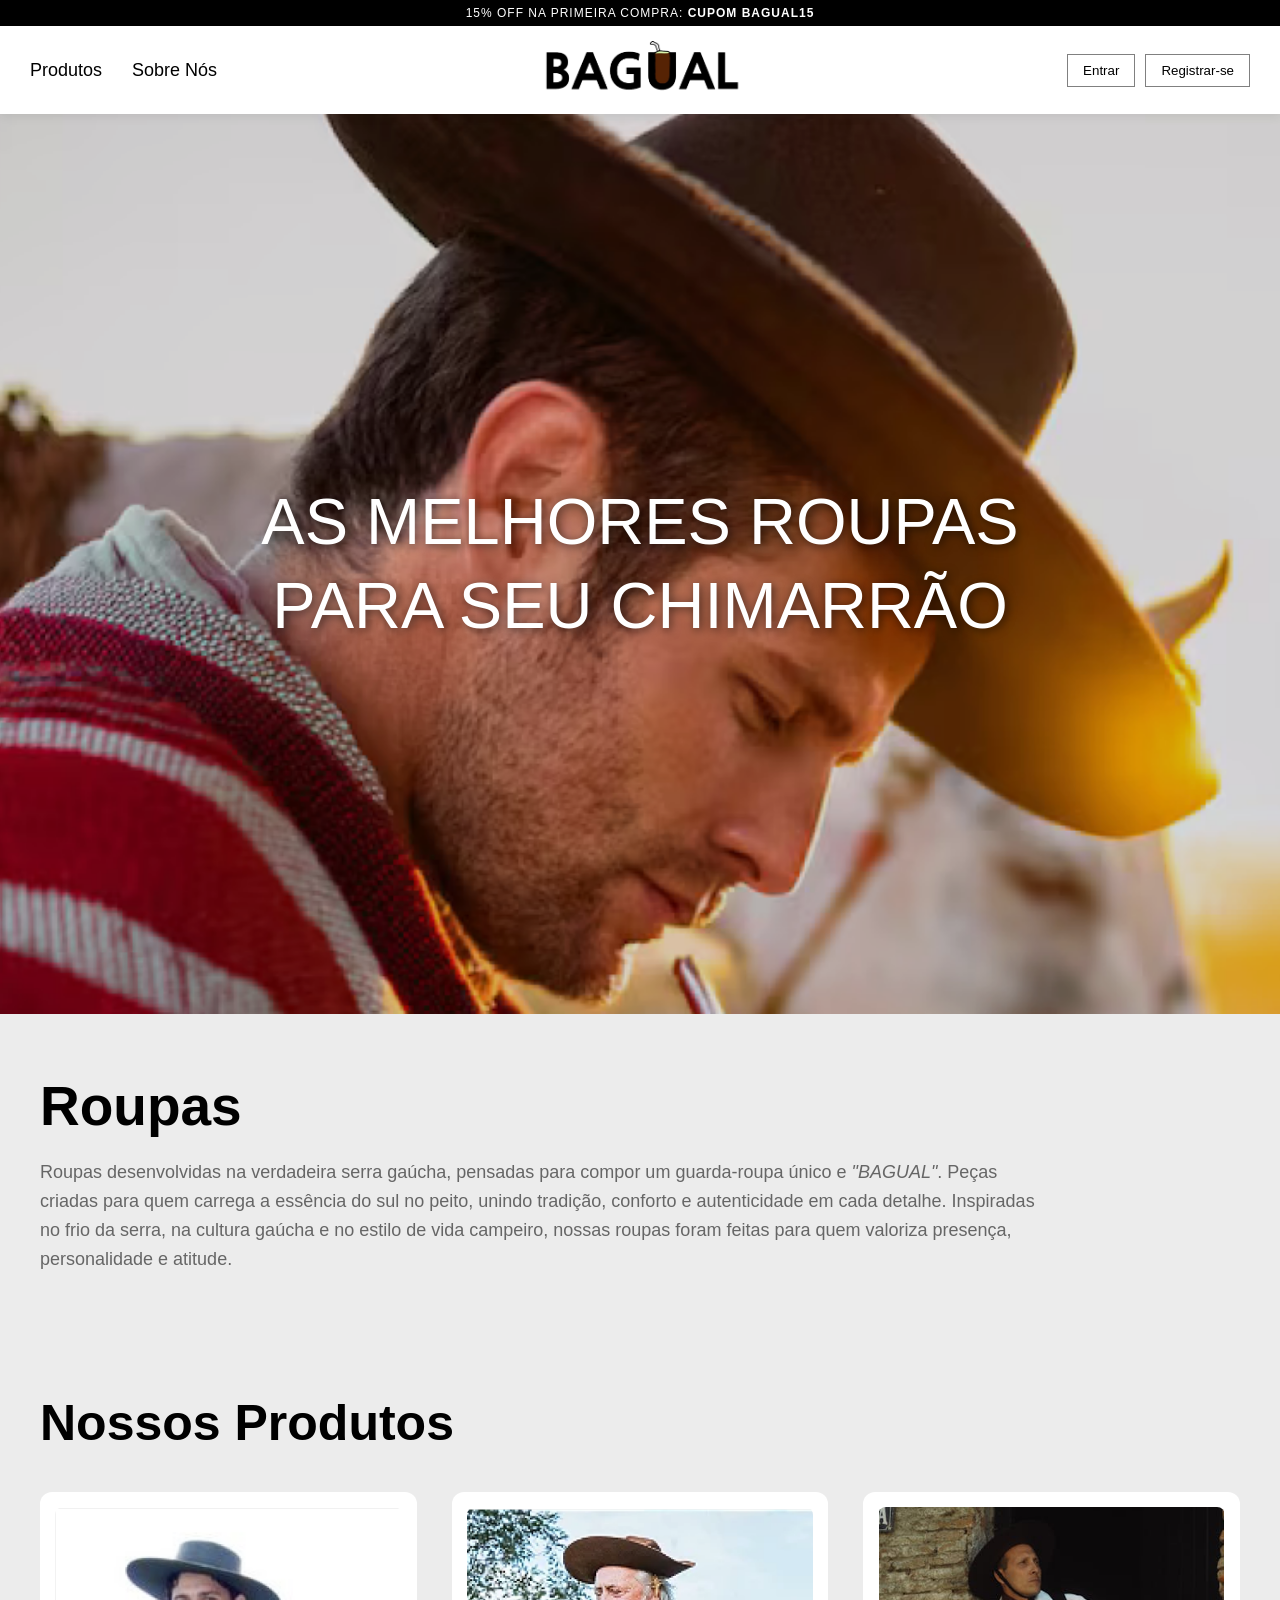
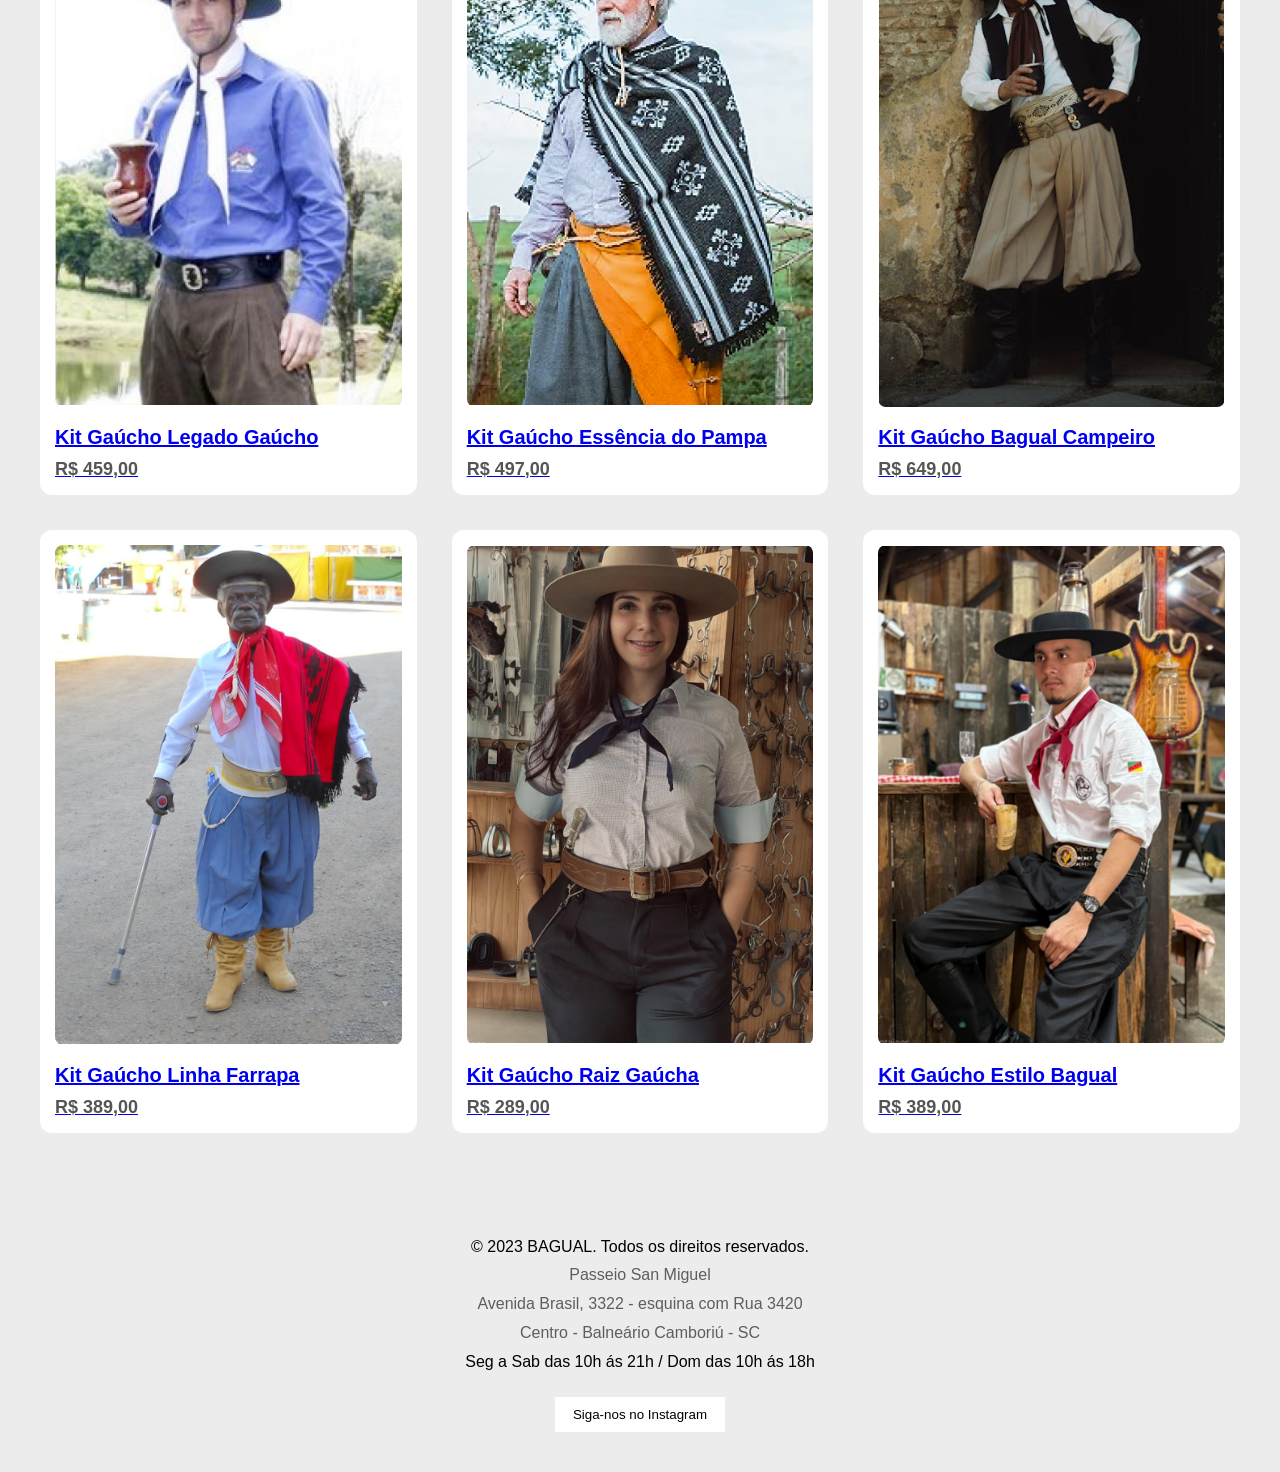
<file: index.html>
<!DOCTYPE html>
<html lang="pt-BR">

<head>
    <meta charset="UTF-8">
    <meta name="viewport" content="width=device-width, initial-scale=1.0">
    <title>BAGUAL</title>
    <link rel="stylesheet" href="style.css">
</head>

<body>

    <!--cupom-->
    <div class="top-bar">
        <p>15% OFF NA PRIMEIRA COMPRA: <strong>CUPOM BAGUAL15</strong></p>
    </div>

    <!--navbar-->
    <header>
        <nav class="navbar">

            <div class="menu-left">
                <a href="#produtos">Produtos</a>
                <a href="#sobrenos">Sobre Nós</a>
            </div>

            <!--logo-->
            <a href="index.html" class="logo">
                <img src="Assets/main/bagual.png" alt="Logo da Bagual" style="width: 200px; height: auto;">
            </a>

            <!--menu login-->
            <div class="menu-right">

                <div class="login">
                    <button>
                        <a href="login/login.html">Entrar</a>
                    </button>
                </div>

                <div class="register">
                    <button>
                        <a href="registro/registro.html">Registrar-se</a>
                    </button>
                </div>

            </div>

        </nav>
    </header>

    <!--banner-->
    <section class="banner">

        <div class="overlay">
            <h1>
                AS MELHORES ROUPAS <br>
                PARA SEU CHIMARRÃO
            </h1>
        </div>

    </section>

    <!--texto roupas-->
    <section class="content" id="sobre">

        <h2>Roupas</h2>

        <p>
            Roupas desenvolvidas na verdadeira serra gaúcha,
            pensadas para compor um guarda-roupa único e
            <i>"BAGUAL"</i>. Peças criadas para quem carrega a essência
            do sul no peito, unindo tradição, conforto e autenticidade
            em cada detalhe. Inspiradas no frio da serra, na cultura
            gaúcha e no estilo de vida campeiro, nossas roupas foram
            feitas para quem valoriza presença, personalidade e atitude.
        </p>

    </section>

    <!--produtos-->
    <section class="produtos" id="produtos">

        <h2>Nossos Produtos</h2>

        <div class="produtos-grid">

            <!--produto 1-->
            <div class="produto-card">
                <a href="produtos/produto1/index.html">
                <img src="Assets/produtos/PRODUTO 1.png" alt="Kit Gaúcho Legado Gaúcho">
                <h3>Kit Gaúcho Legado Gaúcho</h3>
                <p>R$ 459,00</p>
                </a>
            </div>

            <!--produto 2-->
            <div class="produto-card">
                <a href="produtos/produto2/index.html">
                    <img src="Assets/produtos/PRODUTO 2.png" alt="Kit Gaúcho Essência do Pampa">
                    <h3>Kit Gaúcho Essência do Pampa</h3>
                    <p>R$ 497,00</p>
                </a>
            </div>

            <!--produto 3-->
            <div class="produto-card">
                <a href="produtos/produto3/index.html">
                    <img src="Assets/produtos/PRODUTO 3.png" alt="Kit Gaúcho Bagual Campeiro">
                    <h3>Kit Gaúcho Bagual Campeiro</h3>
                    <p>R$ 649,00</p>
                </a>
            </div>

            <!--produto 4-->
            <div class="produto-card">
                <a href="produtos/produto4/index.html">
                    <img src="Assets/produtos/PRODUTO 4.png" alt="Kit Gaúcho Linha Farrapa">
                    <h3>Kit Gaúcho Linha Farrapa</h3>
                    <p>R$ 389,00</p>
                </a>
            </div>

            <!--produto 5-->
            <div class="produto-card">
                <a href="produtos/produto5/index.html">
                    <img src="Assets/produtos/PRODUTO 5.png" alt="Kit Gaúcho Raiz Gaúcha">
                    <h3>Kit Gaúcho Raiz Gaúcha</h3>
                    <p>R$ 289,00</p>
                </a>
            </div>

            <!--produto 6-->
            <div class="produto-card">
                <a href="produtos/produto6/index.html">
                    <img src="Assets/produtos/PRODUTO 6.png" alt="Kit Gaúcho Estilo Bagual">
                    <h3>Kit Gaúcho Estilo Bagual</h3>
                    <p>R$ 389,00</p>
                </a>
            </div>

        </div>

    </section>

    <!--footer-->
    <footer>

        <p id="sobrenos">
            &copy; 2023 BAGUAL. Todos os direitos reservados.
        </p>

        <p style="opacity: 60%;">
            Passeio San Miguel
        </p>

        <p style="opacity: 60%;">
            Avenida Brasil, 3322 - esquina com Rua 3420
        </p>

        <p style="opacity: 60%;">
            Centro - Balneário Camboriú - SC
        </p>

        <p>
            Seg a Sab das 10h ás 21h / Dom das 10h ás 18h
        </p>

        <button>
            <a href="https://www.instagram.com/bagual.gaucho/" target="_blank">
                Siga-nos no Instagram
            </a>
        </button>

    </footer>

</body>

</html>
</file>
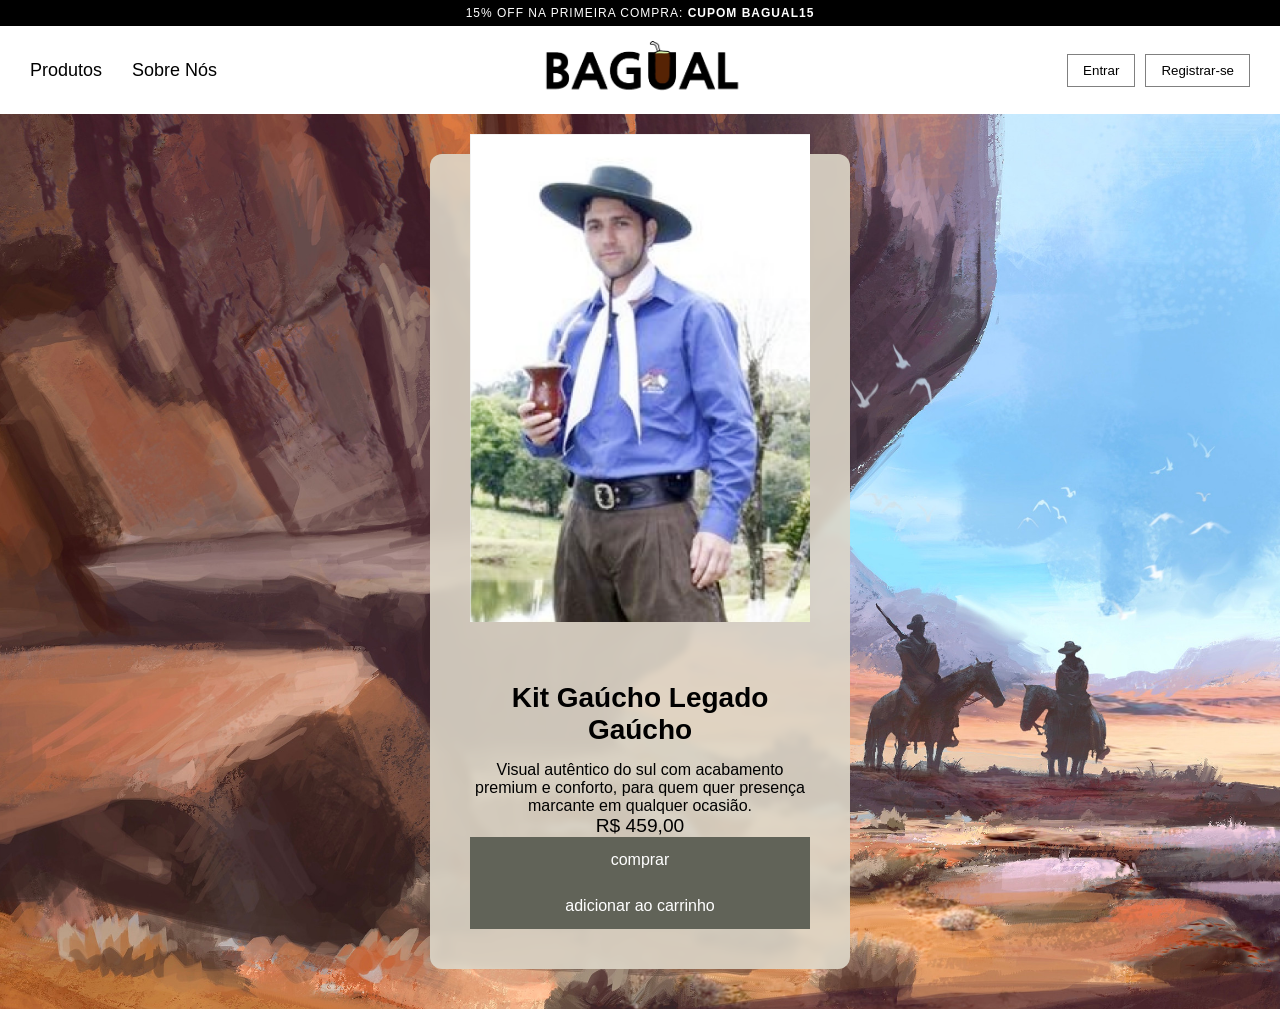
<file: produtos/produto1/index.html>
<!DOCTYPE html>
<html lang="pt-BR">

<head>
    <meta charset="UTF-8">
    <meta name="viewport" content="width=device-width, initial-scale=1.0">
    <title>Produto - BAGUAL</title>

    <link rel="stylesheet" href="style.css">
</head>

<body>

    <!--cupom-->
    <div class="top-bar">
        <p>
            15% OFF NA PRIMEIRA COMPRA:
            <strong>CUPOM BAGUAL15</strong>
        </p>
    </div>

    <!--navbar-->
    <header>
        <nav class="navbar">

            <div class="menu-left">
                <a href="../../index.html#produtos">Produtos</a>
                <a href="../../index.html#sobrenos">Sobre Nós</a>
            </div>

            <!--logo-->
            <a href="../../index.html" class="logo">
                <img src="../../Assets/main/bagual.png"
                    alt="Logo da Bagual"
                    style="width: 200px; height: auto;">
            </a>

            <!--menu direito-->
            <div class="menu-right">

                <a href="../../login/login.html">
                    <button>Entrar</button>
                </a>

                <a href="../../registro/registro.html">
                    <button>Registrar-se</button>
                </a>

            </div>

        </nav>
    </header>

    <!--produto-->
    <main class="produto-container">

        <div class="produto-card">

            <img src="../../Assets/produtos/PRODUTO 1.png"
                alt="Kit Gaúcho Legado Gaúcho">

            <div class="produto-card-texto">

                <h3>Kit Gaúcho Legado Gaúcho</h3>

                <p>
                    Visual autêntico do sul com acabamento premium
                    e conforto, para quem quer presença marcante
                    em qualquer ocasião.
                </p>

                <p style="font-size: larger;">
                    R$ 459,00
                </p>

            </div>

            <div class="produto-card-buttons">

                <button class="card-btn">
                    comprar
                </button>

                <button class="card-btn">
                    adicionar ao carrinho
                </button>

            </div>

        </div>

    </main>

</body>

</html>
</file>
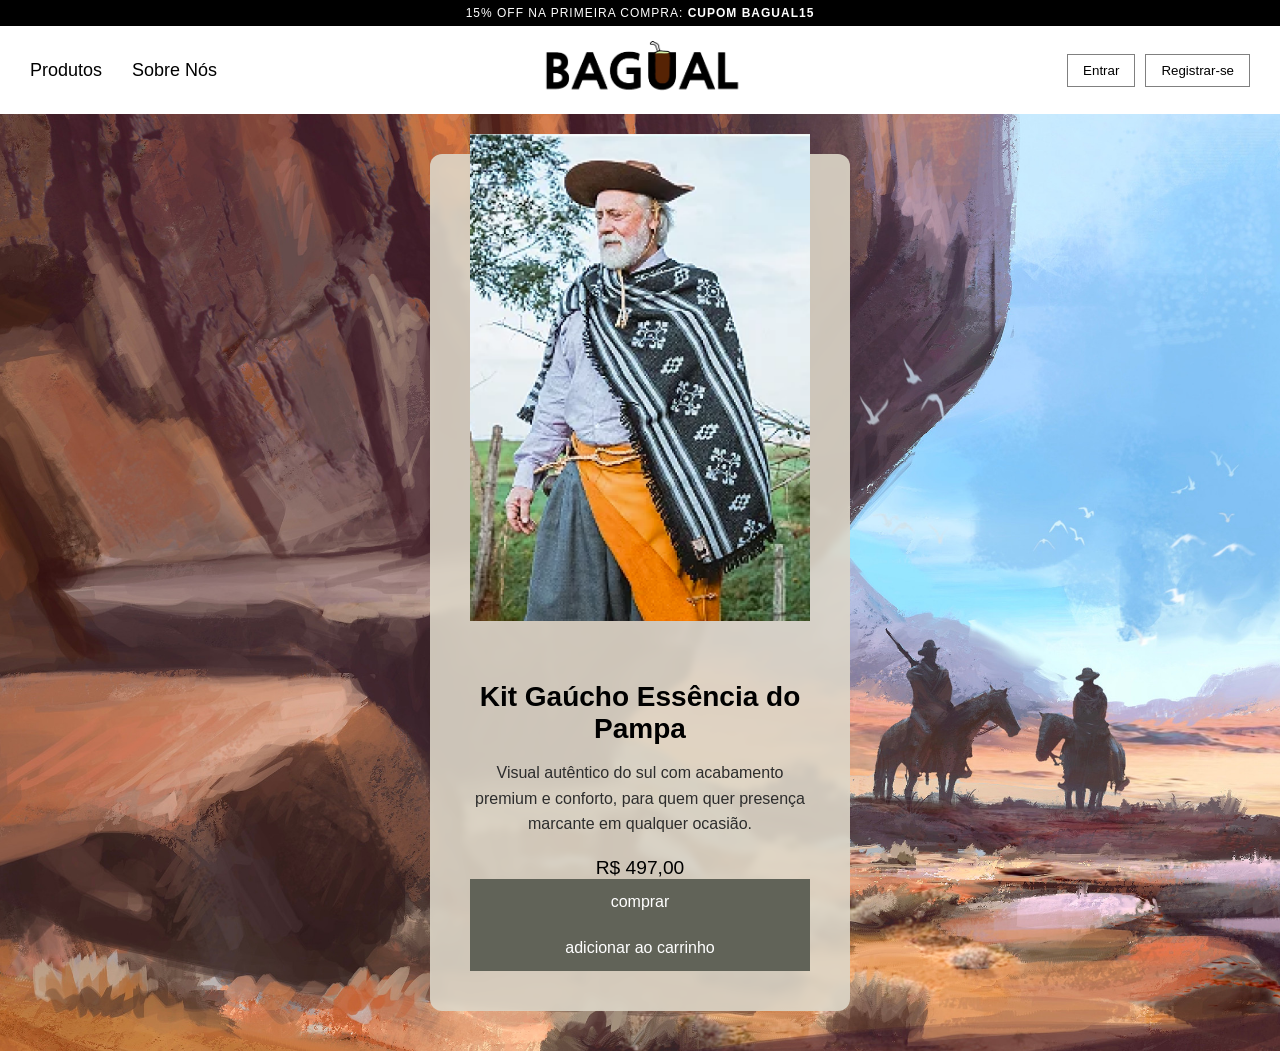
<file: produtos/produto2/index.html>
<!DOCTYPE html>
<html lang="pt-BR">

<head>
    <meta charset="UTF-8">
    <meta name="viewport" content="width=device-width, initial-scale=1.0">
    <title>Produto - BAGUAL</title>

    <link rel="stylesheet" href="style.css">
</head>

<body>

    <!--cupom-->
    <div class="top-bar">
        <p>
            15% OFF NA PRIMEIRA COMPRA:
            <strong>CUPOM BAGUAL15</strong>
        </p>
    </div>

    <!--navbar-->
    <header>
        <nav class="navbar">

            <div class="menu-left">
                <a href="../../index.html#produtos">Produtos</a>
                <a href="../../index.html#sobrenos">Sobre Nós</a>
            </div>

            <!--logo-->
            <a href="../../index.html" class="logo">
                <img src="../../Assets/main/bagual.png"
                    alt="Logo da Bagual"
                    style="width: 200px; height: auto;">
            </a>

            <!--menu direito-->
            <div class="menu-right">

                <button>
                    <a href="../../login/login.html">Entrar</a>
                </button>

                <a href="../../registro/registro.html">
                    <button>Registrar-se</button>
                </a>
                
            </div>

        </nav>
    </header>

    <!--produto-->
    <main class="produto-container">

        <div class="produto-card">

            <img src="../../Assets/produtos/PRODUTO 2.png"
                alt="Kit Gaúcho Essência do Pampa">

            <div class="produto-card-texto">

                <h3>Kit Gaúcho Essência do Pampa</h3>

                <a>
                    Visual autêntico do sul com acabamento premium
                    e conforto, para quem quer presença marcante
                    em qualquer ocasião.
                </a>

                <p style="font-size: larger;">
                    R$ 497,00
                </p>

            </div>

            <div class="produto-card-buttons">

                <button class="card-btn">
                    comprar
                </button>

                <button class="card-btn">
                    adicionar ao carrinho
                </button>

            </div>

        </div>

    </main>

</body>

</html>
</file>
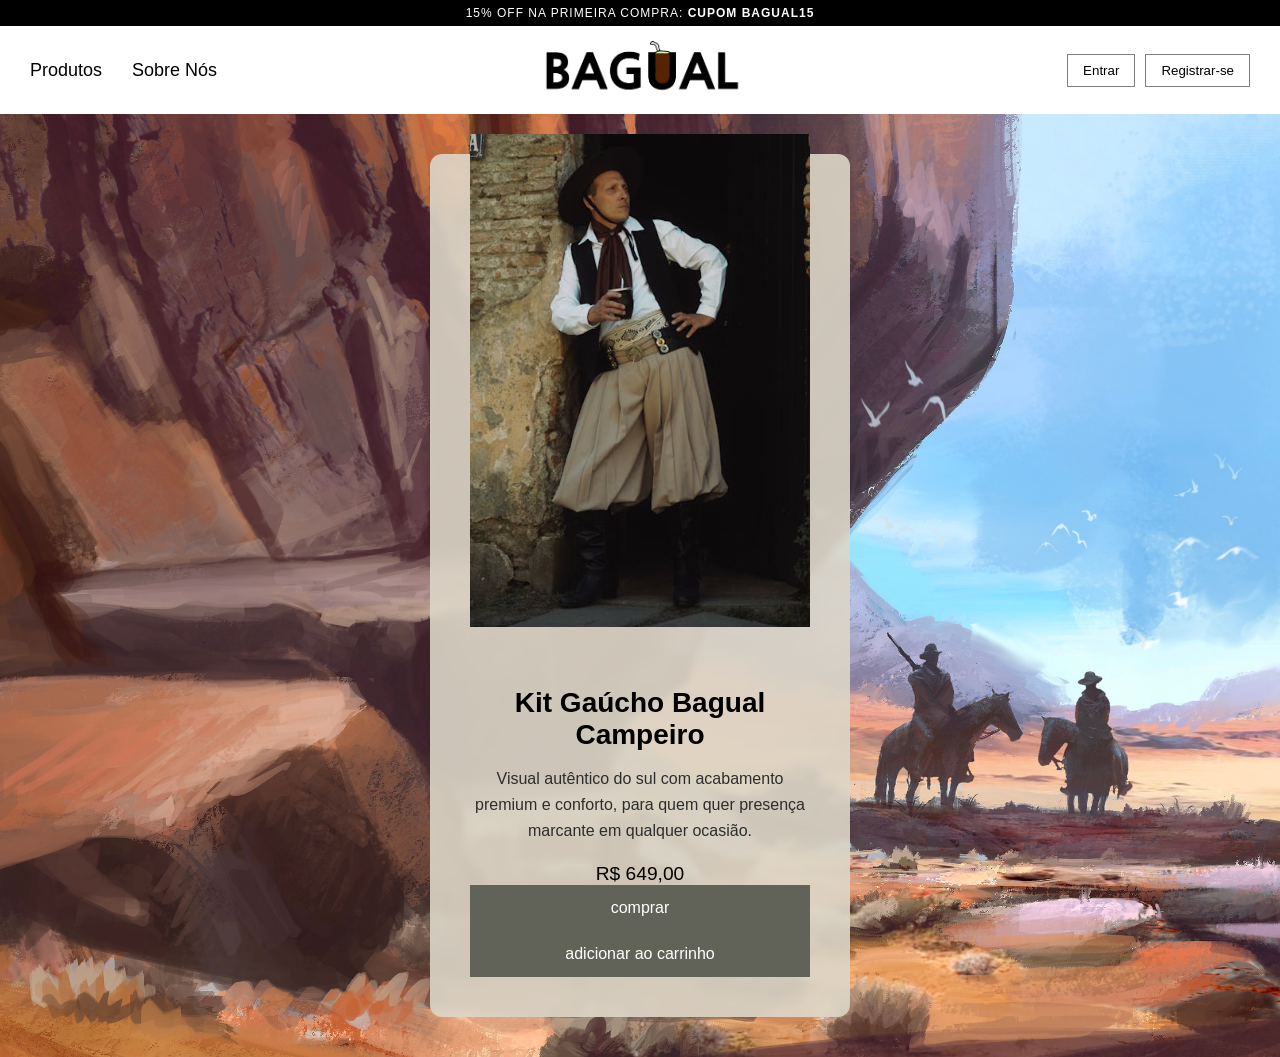
<file: produtos/produto3/index.html>
<!DOCTYPE html>
<html lang="pt-BR">

<head>
    <meta charset="UTF-8">
    <meta name="viewport" content="width=device-width, initial-scale=1.0">
    <title>Produto - BAGUAL</title>

    <link rel="stylesheet" href="style.css">
</head>

<body>

    <!--cupom-->
    <div class="top-bar">
        <p>
            15% OFF NA PRIMEIRA COMPRA:
            <strong>CUPOM BAGUAL15</strong>
        </p>
    </div>

    <!--navbar-->
    <header>
        <nav class="navbar">

            <div class="menu-left">
                <a href="../../index.html#produtos">Produtos</a>
                <a href="../../index.html#sobrenos">Sobre Nós</a>
            </div>

            <!--logo-->
            <a href="../../index.html" class="logo">
                <img src="../../Assets/main/bagual.png"
                    alt="Logo da Bagual"
                    style="width: 200px; height: auto;">
            </a>

            <!--menu direito-->
            <div class="menu-right">

                <button>
                    <a href="../../login/login.html">Entrar</a>
                </button>

                <a href="../../registro/registro.html">
                    <button>Registrar-se</button>
                </a>

            </div>

        </nav>
    </header>

    <!--produto-->
    <main class="produto-container">

        <div class="produto-card">

            <img src="../../Assets/produtos/PRODUTO 3.png"
                alt="Kit Gaúcho Bagual Campeiro">

            <div class="produto-card-texto">

                <h3>Kit Gaúcho Bagual Campeiro</h3>

                <a>
                    Visual autêntico do sul com acabamento premium
                    e conforto, para quem quer presença marcante
                    em qualquer ocasião.
                </a>

                <p style="font-size: larger;">
                    R$ 649,00
                </p>

            </div>

            <div class="produto-card-buttons">

                <button class="card-btn">
                    comprar
                </button>

                <button class="card-btn">
                    adicionar ao carrinho
                </button>

            </div>

        </div>

    </main>

</body>

</html>
</file>
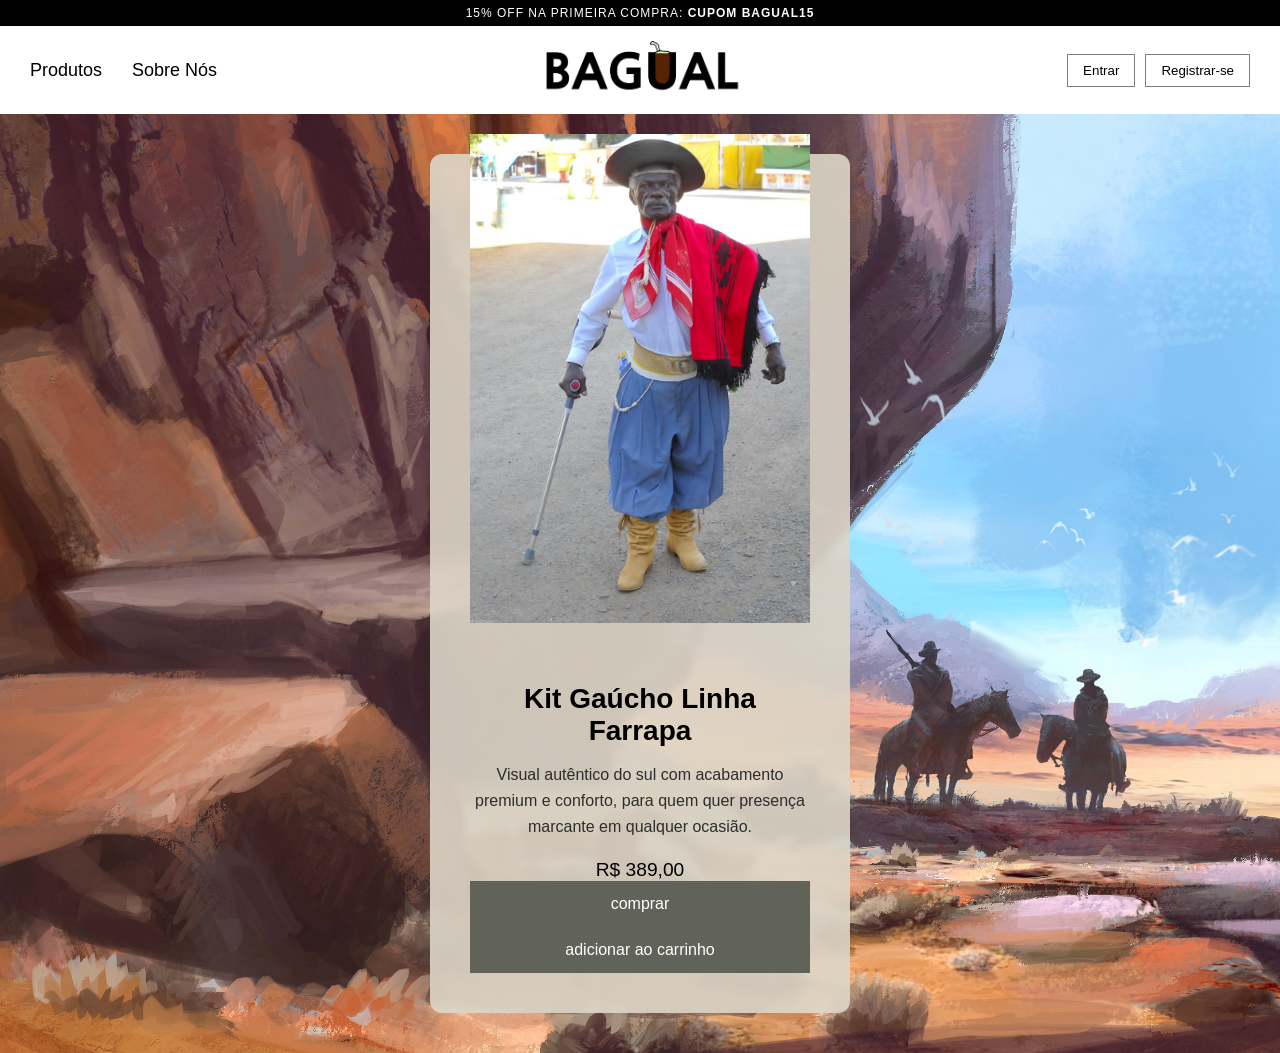
<file: produtos/produto4/index.html>
<!DOCTYPE html>
<html lang="pt-BR">

<head>
    <meta charset="UTF-8">
    <meta name="viewport" content="width=device-width, initial-scale=1.0">
    <title>Produto - BAGUAL</title>

    <link rel="stylesheet" href="style.css">
</head>

<body>

    <!--cupom-->
    <div class="top-bar">
        <p>
            15% OFF NA PRIMEIRA COMPRA:
            <strong>CUPOM BAGUAL15</strong>
        </p>
    </div>

    <!--navbar-->
    <header>
        <nav class="navbar">

            <div class="menu-left">
                <a href="../../index.html#produtos">Produtos</a>
                <a href="../../index.html#sobrenos">Sobre Nós</a>
            </div>

            <!--logo-->
            <a href="../../index.html" class="logo">
                <img src="../../Assets/main/bagual.png"
                    alt="Logo da Bagual"
                    style="width: 200px; height: auto;">
            </a>

            <!--menu direito-->
            <div class="menu-right">

                <button>
                    <a href="../../login/login.html">Entrar</a>
                </button>

                <a href="../../registro/registro.html">
                    <button>Registrar-se</button>
                </a>
            </div>

        </nav>
    </header>

    <!--produto-->
    <main class="produto-container">

        <div class="produto-card">

            <img src="../../Assets/produtos/PRODUTO 4.png"
                alt="Kit Gaúcho Linha Farrapa">

            <div class="produto-card-texto">

                <h3>Kit Gaúcho Linha Farrapa</h3>

                <a>
                    Visual autêntico do sul com acabamento premium
                    e conforto, para quem quer presença marcante
                    em qualquer ocasião.
                </a>

                <p style="font-size: larger;">
                    R$ 389,00
                </p>

            </div>

            <div class="produto-card-buttons">

                <button class="card-btn">
                    comprar
                </button>

                <button class="card-btn">
                    adicionar ao carrinho
                </button>

            </div>

        </div>

    </main>

</body>

</html>
</file>
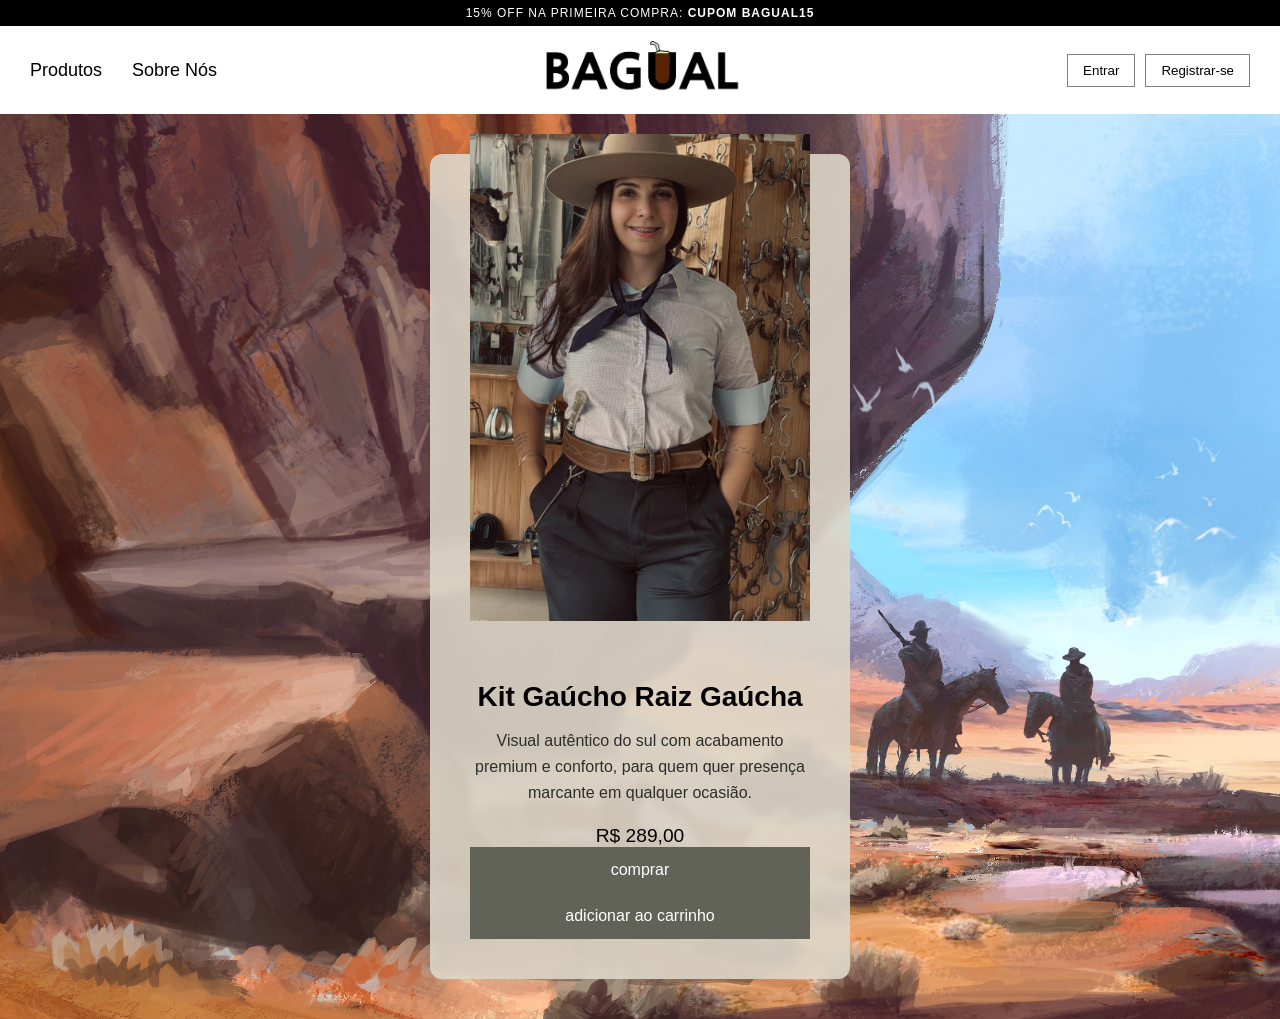
<file: produtos/produto5/index.html>
<!DOCTYPE html>
<html lang="pt-BR">

<head>
    <meta charset="UTF-8">
    <meta name="viewport" content="width=device-width, initial-scale=1.0">
    <title>Produto - BAGUAL</title>

    <link rel="stylesheet" href="style.css">
</head>

<body>

    <!--cupom-->
    <div class="top-bar">
        <p>
            15% OFF NA PRIMEIRA COMPRA:
            <strong>CUPOM BAGUAL15</strong>
        </p>
    </div>

    <!--navbar-->
    <header>
        <nav class="navbar">

            <div class="menu-left">
                <a href="../../index.html#produtos">Produtos</a>
                <a href="../../index.html#sobrenos">Sobre Nós</a>
            </div>

            <!--logo-->
            <a href="../../index.html" class="logo">
                <img src="../../Assets/main/bagual.png"
                    alt="Logo da Bagual"
                    style="width: 200px; height: auto;">
            </a>

            <!--menu direito-->
            <div class="menu-right">

                <button>
                    <a href="../../login/login.html">Entrar</a>
                </button>

                <a href="../../registro/registro.html">
                    <button>Registrar-se</button>
                </a>

            </div>

        </nav>
    </header>

    <!--produto-->
    <main class="produto-container">

        <div class="produto-card">

            <img src="../../Assets/produtos/PRODUTO 5.png"
                alt="Kit Gaúcho Raiz Gaúcha">

            <div class="produto-card-texto">

                <h3>Kit Gaúcho Raiz Gaúcha</h3>

                <a>
                    Visual autêntico do sul com acabamento premium
                    e conforto, para quem quer presença marcante
                    em qualquer ocasião.
                </a>

                <p style="font-size: larger;">
                    R$ 289,00
                </p>

            </div>

            <div class="produto-card-buttons">

                <button class="card-btn">
                    comprar
                </button>

                <button class="card-btn">
                    adicionar ao carrinho
                </button>

            </div>

        </div>

    </main>

</body>

</html>
</file>
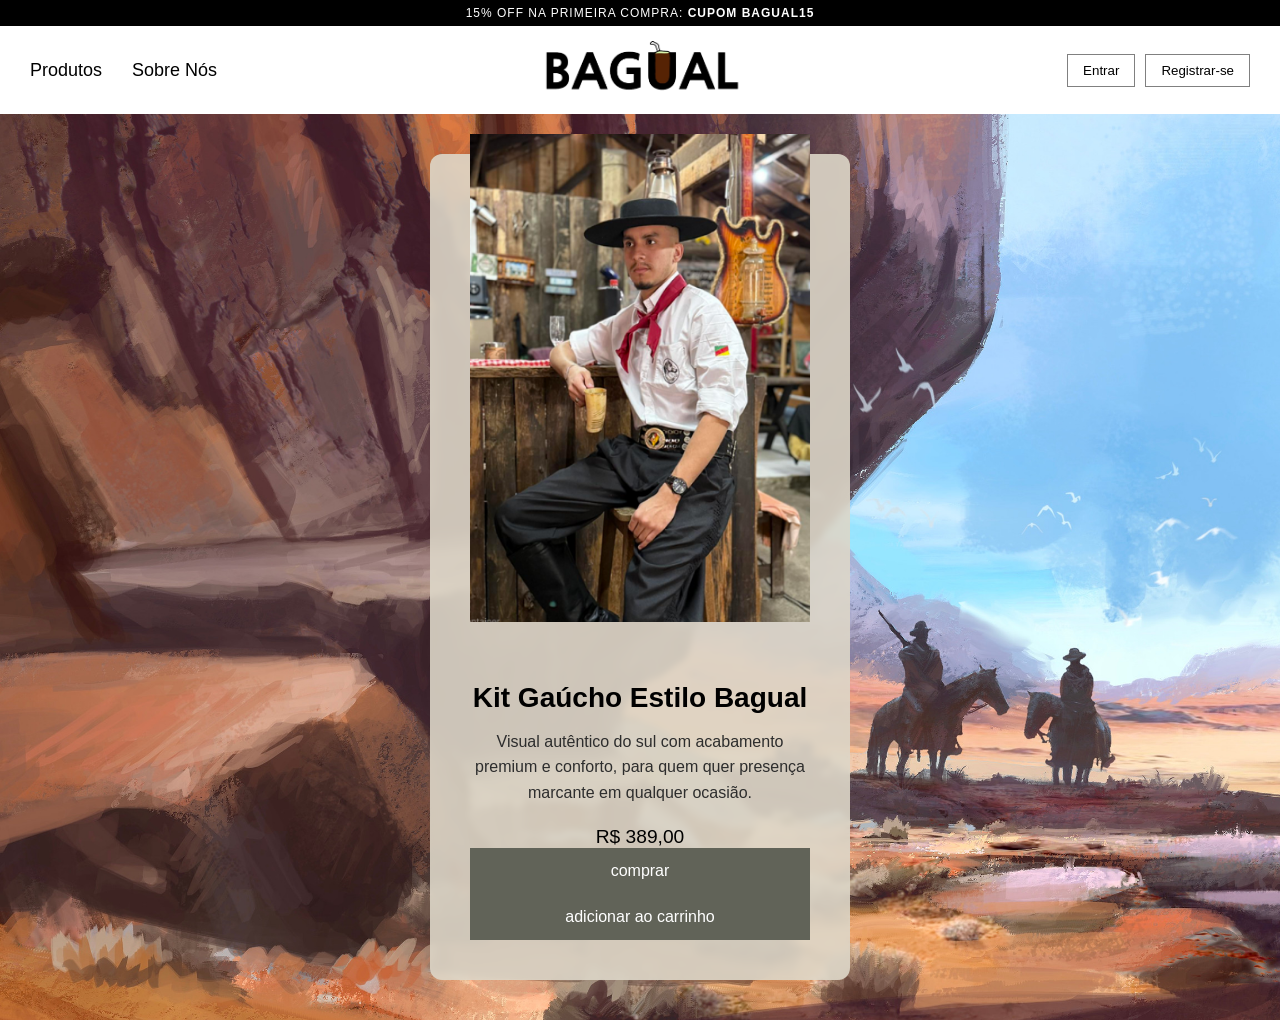
<file: produtos/produto6/index.html>
<!DOCTYPE html>
<html lang="pt-BR">

<head>
    <meta charset="UTF-8">
    <meta name="viewport" content="width=device-width, initial-scale=1.0">
    <title>Produto - BAGUAL</title>

    <link rel="stylesheet" href="style.css">
</head>

<body>

    <!--cupom-->
    <div class="top-bar">
        <p>
            15% OFF NA PRIMEIRA COMPRA:
            <strong>CUPOM BAGUAL15</strong>
        </p>
    </div>

    <!--navbar-->
    <header>
        <nav class="navbar">

            <div class="menu-left">
                <a href="../../index.html#produtos">Produtos</a>
                <a href="../../index.html#sobrenos">Sobre Nós</a>
            </div>

            <!--logo-->
            <a href="../../index.html" class="logo">
                <img src="../../Assets/main/bagual.png"
                    alt="Logo da Bagual"
                    style="width: 200px; height: auto;">
            </a>

            <!--menu direito-->
            <div class="menu-right">

                <button>
                    <a href="../../login/login.html">Entrar</a>
                </button>

                <a href="../../registro/registro.html">
                    <button>Registrar-se</button>
                </a>

            </div>

        </nav>
    </header>

    <!--produto-->
    <main class="produto-container">

        <div class="produto-card">

            <img src="../../Assets/produtos/PRODUTO 6.png"
                alt="Kit Gaúcho Estilo Bagual">

            <div class="produto-card-texto">

                <h3>Kit Gaúcho Estilo Bagual</h3>

                <a>
                    Visual autêntico do sul com acabamento premium
                    e conforto, para quem quer presença marcante
                    em qualquer ocasião.
                </a>

                <p style="font-size: larger;">
                    R$ 389,00
                </p>

            </div>

            <div class="produto-card-buttons">

                <button class="card-btn">
                    comprar
                </button>

                <button class="card-btn">
                    adicionar ao carrinho
                </button>

            </div>

        </div>

    </main>

</body>

</html>
</file>
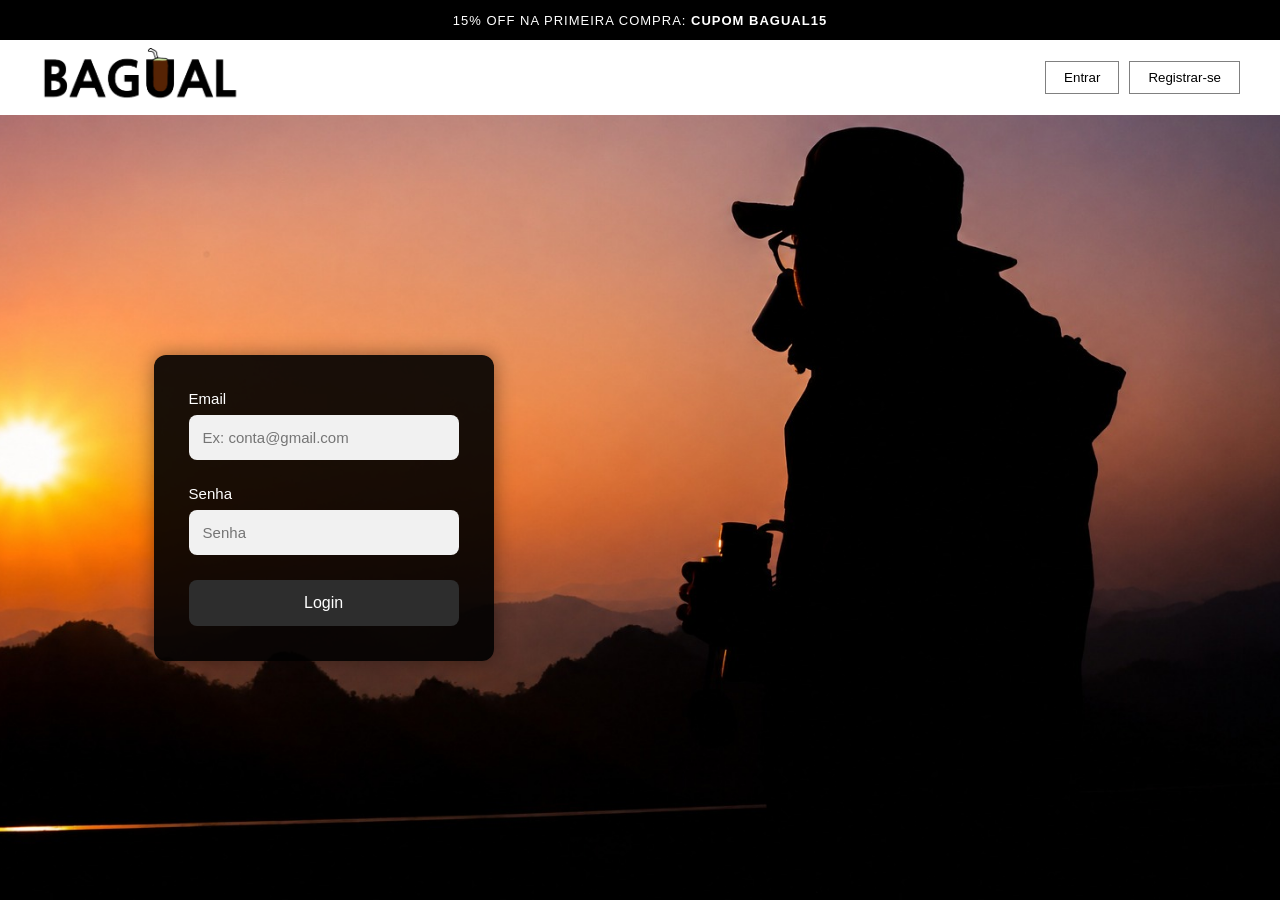
<file: login/login.html>
<!DOCTYPE html>
<html lang="pt-BR">

<head>
  <meta charset="UTF-8">
  <meta name="viewport" content="width=device-width, initial-scale=1.0">
  <title>Login - BAGUAL</title>

  <link rel="stylesheet" href="style.css">
</head>

<body>

  <!-- CUPOM -->
  <div class="top-bar">
    <p>
      15% OFF NA PRIMEIRA COMPRA:
      <strong>CUPOM BAGUAL15</strong>
    </p>
  </div>

  <!-- NAVBAR -->
  <header>
    <nav class="navbar">

      <!-- LOGO -->
      <a href="../index.html" class="logo">
        <img src="../Assets/main/bagual.png"
             alt="Logo da Bagual"
             style="width: 200px; height: auto;">
      </a>

      <!-- MENU -->
      <div class="menu-right">

        <button type="button"
                onclick="window.location.href='login.html'">
          Entrar
        </button>
        <a href="../../registro/registro.html">
                    <button>Registrar-se</button>
                </a>
      </div>

    </nav>
  </header>

  <!-- LOGIN -->
  <div class="login-container">

    <div class="login-box">

      <!-- FORMULÁRIO -->
      <form action="../index.html">

        <label>Email</label>
        <input type="email"
               placeholder="Ex: conta@gmail.com"
               required>

        <label>Senha</label>
        <input type="password"
               placeholder="Senha"
               required>

        

        <button type="submit">
          Login
        </button>

      </form>

    </div>

  </div>

</body>

</html>
</file>
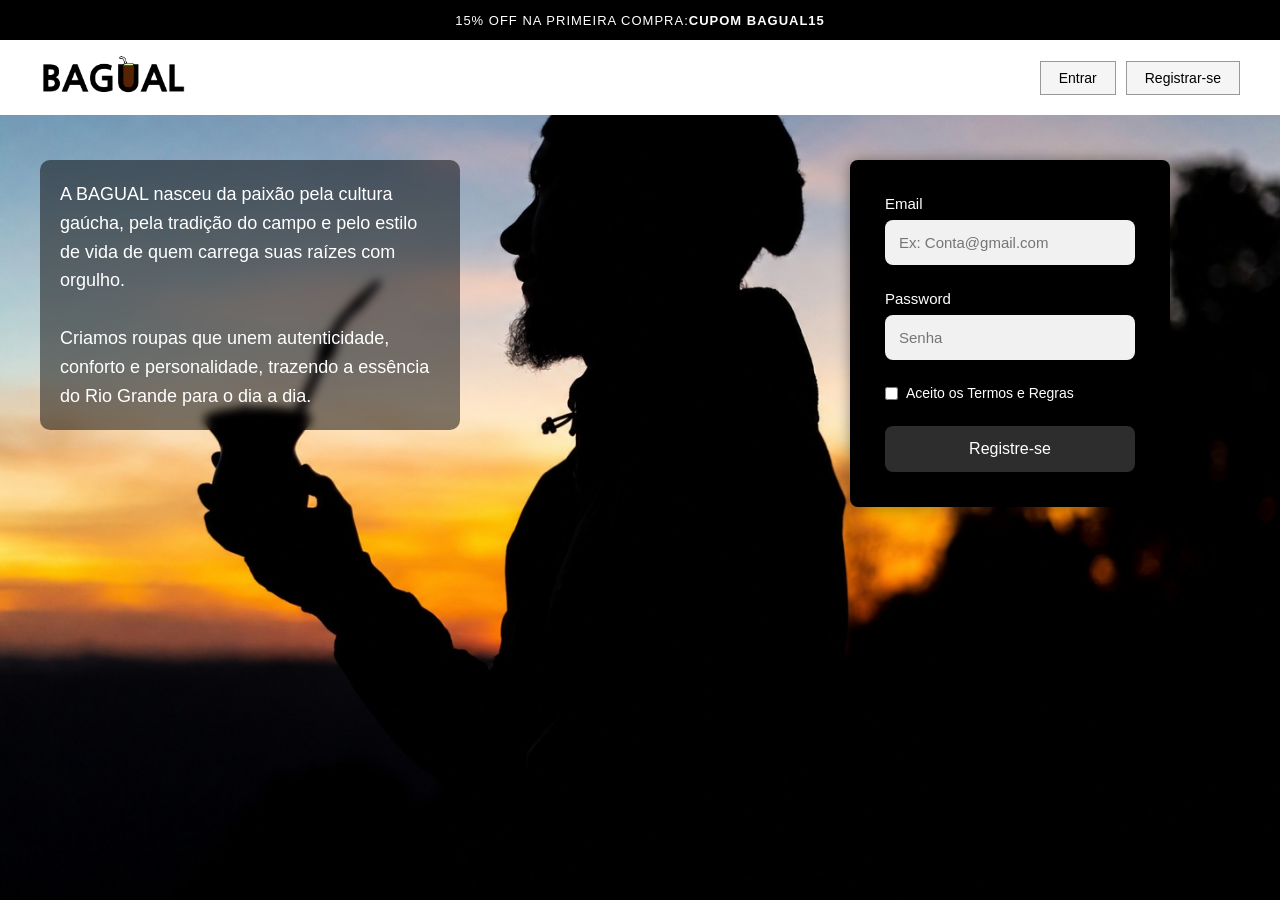
<file: registro/registro.html>
<!DOCTYPE html>
<html lang="pt-BR">
<head>
  <meta charset="UTF-8">
  <meta name="viewport" content="width=device-width, initial-scale=1.0">
  <title>Bagual</title>
  <link rel="stylesheet" href="style.css">
</head>
<body>

  <!-- BARRA DE DESCONTO -->
  <div class="top-bar">
    15% OFF NA PRIMEIRA COMPRA:
    <strong>CUPOM BAGUAL15</strong>
  </div>

  <!-- NAVBAR -->
  <header class="navbar">

    <!-- LOGO -->
    <a href="../index.html" class="logo">
      <img src="bagual.png" alt="Bagual">
    </a>

    <!-- BOTÕES -->
    <div class="nav-buttons">
      <a href="../login/login.html" class="btn-outline">Entrar</a>
      <a href="registro.html" class="btn-outline">Registrar-se</a>
    </div>

  </header>

  <!-- TEXTO -->
  <div class="texto">
    A BAGUAL nasceu da paixão pela cultura gaúcha, pela tradição do campo e pelo estilo de vida de quem carrega suas raízes com orgulho. <br><br>
    Criamos roupas que unem autenticidade, conforto e personalidade, trazendo a essência do Rio Grande para o dia a dia.
  </div>

  <!-- REGISTER BOX -->
  <div class="register-box">
    <form action="../login/login.html">
      <label>Email</label>
      <input type="email" placeholder="Ex: Conta@gmail.com" required>

      <label>Password</label>
      <input type="password" placeholder="Senha" required>

      <div class="checkbox">
        <input type="checkbox">
        <span>Aceito os Termos e Regras</span>
      </div>

      <button type="submit">Registre-se</button>
    </form>
  </div>

</body>
</html>
</file>
<file: style.css>
* {
    margin: 0;
    padding: 0;
    box-sizing: border-box;
    font-family: Arial, Helvetica, sans-serif;
}

html {
    scroll-behavior: smooth;
}

body {
    background-color: #ececec;
}

/* top bar */

.top-bar {
    background-color: black;
    color: white;
    text-align: center;
    padding: 6px;
    font-size: 12px;
    letter-spacing: 1px;
}

/* navbar */

.navbar {
    background-color: white;
    display: flex;
    justify-content: space-between;
    align-items: center;
    padding: 15px 30px;
    position: sticky;
    top: 0;
    z-index: 1000;
    box-shadow: 0 2px 10px rgba(0, 0, 0, 0.08);
}

/* menu esquerdo */

.menu-left {
    display: flex;
    gap: 30px;
}

.menu-left a {
    text-decoration: none;
    color: black;
    font-size: 18px;
    transition: 0.3s;
}

.menu-left a:hover {
    color: #8b5a2b;
}

/* logo */

.logo {
    transition: 0.4s;
    cursor: pointer;
}

.logo:hover {
    transform: scale(1.08);
}

/* menu direito */

.menu-right {
    display: flex;
    gap: 10px;
    align-items: center;
}

.menu-right button {
    padding: 8px 15px;
    border: 1px solid gray;
    background-color: white;
    cursor: pointer;
    transition: 0.3s;
}

.menu-right button:hover {
    background-color: black;
    transform: scale(1.04);
}

.menu-right button a {
    text-decoration: none;
    color: black;
}

.menu-right button:hover a {
    color: white;
}

/* banner */

.banner {
    background-image: url("Assets/main/gauchorezenda.png");
    background-size: cover;
    background-position: center;
    height: 900px;
    position: relative;
}

.overlay {
    width: 100%;
    height: 100%;
    background: rgba(0, 0, 0, 0.15);

    display: flex;
    justify-content: center;
    align-items: center;
    text-align: center;
}

.overlay h1 {
    color: white;
    font-size: 65px;
    font-weight: 300;
    line-height: 1.3;

    text-shadow: 2px 2px 10px rgba(0, 0, 0, 0.6);
}

/* conteúdo */

.content {
    padding: 60px 40px;
}

.content h2 {
    font-size: 55px;
    margin-bottom: 20px;
}

.content p {
    font-size: 18px;
    color: #666;
    max-width: 1000px;
    line-height: 1.6;
}

/* produtos */

.produtos {
    padding: 60px 40px;
}

.produtos h2 {
    font-size: 50px;
    margin-bottom: 40px;
}

.produtos-grid {
    display: grid;
    grid-template-columns: repeat(3, 1fr);
    gap: 35px;
}

/* cards */

.produto-card {
    background-color: white;
    padding: 15px;
    border-radius: 12px;

    transition: 0.3s;
}

.produto-card:hover {
    transform: translateY(-5px);

    box-shadow: 0px 10px 20px rgba(0, 0, 0, 0.15);
}

.produto-card img {
    width: 100%;
    height: 500px;
    object-fit: contain;
    background-color: white;
    border-radius: 8px;
}

.produto-card h3 {
    margin-top: 15px;
    font-size: 20px;
}

.produto-card p {
    margin-top: 10px;
    font-size: 18px;
    color: #555;
    font-weight: bold;
}

/* footer */

footer {
    color: rgb(0, 0, 0);

    text-align: center;

    padding: 40px 20px;

    line-height: 1.8;
}

footer button {
    margin-top: 20px;

    padding: 10px 18px;

    border: none;

    background-color: white;

    cursor: pointer;

    transition: 0.3s;
}

footer button:hover {
    transform: scale(1.05);
}

footer button a {
    text-decoration: none;
    color: black;
}
</file>
<file: produtos/produto1/style.css>
* {
    margin: 0;
    padding: 0;
    box-sizing: border-box;
    font-family: Arial, Helvetica, sans-serif;
}

/* body */

body {
    min-height: 100vh;

    background-image: url("../../Assets/bg/1299166.jpg");
    background-size: cover;
    background-position: center;
    background-repeat: no-repeat;
}

/* cupom */

.top-bar {
    background-color: black;
    color: white;

    text-align: center;

    padding: 6px;

    font-size: 12px;

    letter-spacing: 1px;
}

/* navbar */

.navbar {
    background-color: white;

    display: flex;
    justify-content: space-between;
    align-items: center;

    padding: 15px 30px;
}

/* menu esquerdo */

.menu-left {
    display: flex;
    gap: 30px;
}

.menu-left a {
    text-decoration: none;
    color: black;
    font-size: 18px;

    transition: 0.3s;
}

.menu-left a:hover {
    color: #8b5a2b;
}

/* logo */

.logo {
    transition: 0.3s;
}

.logo:hover {
    transform: scale(1.05);
}

/* menu direito */

.menu-right {
    display: flex;
    gap: 10px;
}

.menu-right button {
    padding: 8px 15px;

    border: 1px solid gray;

    background-color: white;

    cursor: pointer;

    transition: 0.3s;
}

.menu-right button:hover {
    background-color: black;
}

.menu-right button a {
    text-decoration: none;
    color: black;
}

.menu-right button:hover a {
    color: white;
}

/* container */

.produto-container {
    display: flex;
    justify-content: center;
    align-items: center;

    min-height: calc(100vh - 90px);

    padding: 40px;
}

/* card */

.produto-card {
    background-color: rgba(221, 214, 200, 0.90);

    width: 420px;

    padding: 40px;

    border-radius: 12px;

    text-align: center;

    backdrop-filter: blur(3px);
}

/* imagem */

.produto-card img {
    width: 100%;

    display: block;

    margin: 0 auto;

    position: relative;
    top: -60px;
}

/* textos */

h3 {
    font-size: 28px;

    margin-bottom: 15px;
}

.produto-card-texto a {
    display: block;

    line-height: 1.6;

    color: #2d2d2d;

    margin-bottom: 20px;
}

.card-btn {
    width: 100%;

    padding: 14px 16px;

    background-color: #616358;

    color: white;

    border: none;

    cursor: pointer;

    font-size: 1rem;

    transition: 0.3s;
}

.card-btn:hover {
    background-color: #4f4a43;

    transform: translateY(-2px);
}
</file>
<file: produtos/produto2/style.css>
* {
    margin: 0;
    padding: 0;
    box-sizing: border-box;
    font-family: Arial, Helvetica, sans-serif;
}

/* body */

body {
    min-height: 100vh;

    background-image: url("../../Assets/bg/1299166.jpg");
    background-size: cover;
    background-position: center;
    background-repeat: no-repeat;
}

/* cupom */

.top-bar {
    background-color: black;
    color: white;

    text-align: center;

    padding: 6px;

    font-size: 12px;

    letter-spacing: 1px;
}

/* navbar */

.navbar {
    background-color: white;

    display: flex;
    justify-content: space-between;
    align-items: center;

    padding: 15px 30px;
}

/* menu esquerdo */

.menu-left {
    display: flex;
    gap: 30px;
}

.menu-left a {
    text-decoration: none;
    color: black;
    font-size: 18px;

    transition: 0.3s;
}

.menu-left a:hover {
    color: #8b5a2b;
}

/* logo */

.logo {
    transition: 0.3s;
}

.logo:hover {
    transform: scale(1.05);
}

/* menu direito */

.menu-right {
    display: flex;
    gap: 10px;
}

.menu-right button {
    padding: 8px 15px;

    border: 1px solid gray;

    background-color: white;

    cursor: pointer;

    transition: 0.3s;
}

.menu-right button:hover {
    background-color: black;
}

.menu-right button a {
    text-decoration: none;
    color: black;
}

.menu-right button:hover a {
    color: white;
}

/* container */

.produto-container {
    display: flex;
    justify-content: center;
    align-items: center;

    min-height: calc(100vh - 90px);

    padding: 40px;
}

/* card */

.produto-card {
    background-color: rgba(221, 214, 200, 0.90);

    width: 420px;

    padding: 40px;

    border-radius: 12px;

    text-align: center;

    backdrop-filter: blur(3px);
}

/* imagem */

.produto-card img {
    width: 100%;

    display: block;

    margin: 0 auto;

    position: relative;
    top: -60px;
}

/* textos */

h3 {
    font-size: 28px;

    margin-bottom: 15px;
}

.produto-card-texto a {
    display: block;

    line-height: 1.6;

    color: #2d2d2d;

    margin-bottom: 20px;
}

.card-btn {
    width: 100%;

    padding: 14px 16px;

    background-color: #616358;

    color: white;

    border: none;

    cursor: pointer;

    font-size: 1rem;

    transition: 0.3s;
}

.card-btn:hover {
    background-color: #4f4a43;

    transform: translateY(-2px);
}
</file>
<file: produtos/produto3/style.css>
* {
    margin: 0;
    padding: 0;
    box-sizing: border-box;
    font-family: Arial, Helvetica, sans-serif;
}

/* body */

body {
    min-height: 100vh;

    background-image: url("../../Assets/bg/1299166.jpg");
    background-size: cover;
    background-position: center;
    background-repeat: no-repeat;
}

/* cupom */

.top-bar {
    background-color: black;
    color: white;

    text-align: center;

    padding: 6px;

    font-size: 12px;

    letter-spacing: 1px;
}

/* navbar */

.navbar {
    background-color: white;

    display: flex;
    justify-content: space-between;
    align-items: center;

    padding: 15px 30px;
}

/* menu esquerdo */

.menu-left {
    display: flex;
    gap: 30px;
}

.menu-left a {
    text-decoration: none;
    color: black;
    font-size: 18px;

    transition: 0.3s;
}

.menu-left a:hover {
    color: #8b5a2b;
}

/* logo */

.logo {
    transition: 0.3s;
}

.logo:hover {
    transform: scale(1.05);
}

/* menu direito */

.menu-right {
    display: flex;
    gap: 10px;
}

.menu-right button {
    padding: 8px 15px;

    border: 1px solid gray;

    background-color: white;

    cursor: pointer;

    transition: 0.3s;
}

.menu-right button:hover {
    background-color: black;
}

.menu-right button a {
    text-decoration: none;
    color: black;
}

.menu-right button:hover a {
    color: white;
}

/* container */

.produto-container {
    display: flex;
    justify-content: center;
    align-items: center;

    min-height: calc(100vh - 90px);

    padding: 40px;
}

/* card */

.produto-card {
    background-color: rgba(221, 214, 200, 0.90);

    width: 420px;

    padding: 40px;

    border-radius: 12px;

    text-align: center;

    backdrop-filter: blur(3px);
}

/* imagem */

.produto-card img {
    width: 100%;

    display: block;

    margin: 0 auto;

    position: relative;
    top: -60px;
}

/* textos */

h3 {
    font-size: 28px;

    margin-bottom: 15px;
}

.produto-card-texto a {
    display: block;

    line-height: 1.6;

    color: #2d2d2d;

    margin-bottom: 20px;
}

.card-btn {
    width: 100%;

    padding: 14px 16px;

    background-color: #616358;

    color: white;

    border: none;

    cursor: pointer;

    font-size: 1rem;

    transition: 0.3s;
}

.card-btn:hover {
    background-color: #4f4a43;

    transform: translateY(-2px);
}
</file>
<file: produtos/produto4/style.css>
* {
    margin: 0;
    padding: 0;
    box-sizing: border-box;
    font-family: Arial, Helvetica, sans-serif;
}

/* body */

body {
    min-height: 100vh;

    background-image: url("../../Assets/bg/1299166.jpg");
    background-size: cover;
    background-position: center;
    background-repeat: no-repeat;
}

/* cupom */

.top-bar {
    background-color: black;
    color: white;

    text-align: center;

    padding: 6px;

    font-size: 12px;

    letter-spacing: 1px;
}

/* navbar */

.navbar {
    background-color: white;

    display: flex;
    justify-content: space-between;
    align-items: center;

    padding: 15px 30px;
}

/* menu esquerdo */

.menu-left {
    display: flex;
    gap: 30px;
}

.menu-left a {
    text-decoration: none;
    color: black;
    font-size: 18px;

    transition: 0.3s;
}

.menu-left a:hover {
    color: #8b5a2b;
}

/* logo */

.logo {
    transition: 0.3s;
}

.logo:hover {
    transform: scale(1.05);
}

/* menu direito */

.menu-right {
    display: flex;
    gap: 10px;
}

.menu-right button {
    padding: 8px 15px;

    border: 1px solid gray;

    background-color: white;

    cursor: pointer;

    transition: 0.3s;
}

.menu-right button:hover {
    background-color: black;
}

.menu-right button a {
    text-decoration: none;
    color: black;
}

.menu-right button:hover a {
    color: white;
}

/* container */

.produto-container {
    display: flex;
    justify-content: center;
    align-items: center;

    min-height: calc(100vh - 90px);

    padding: 40px;
}

/* card */

.produto-card {
    background-color: rgba(221, 214, 200, 0.90);

    width: 420px;

    padding: 40px;

    border-radius: 12px;

    text-align: center;

    backdrop-filter: blur(3px);
}

/* imagem */

.produto-card img {
    width: 100%;

    display: block;

    margin: 0 auto;

    position: relative;
    top: -60px;
}

/* textos */

h3 {
    font-size: 28px;

    margin-bottom: 15px;
}

.produto-card-texto a {
    display: block;

    line-height: 1.6;

    color: #2d2d2d;

    margin-bottom: 20px;
}

.card-btn {
    width: 100%;

    padding: 14px 16px;

    background-color: #616358;

    color: white;

    border: none;

    cursor: pointer;

    font-size: 1rem;

    transition: 0.3s;
}

.card-btn:hover {
    background-color: #4f4a43;

    transform: translateY(-2px);
}
</file>
<file: produtos/produto5/style.css>
* {
    margin: 0;
    padding: 0;
    box-sizing: border-box;
    font-family: Arial, Helvetica, sans-serif;
}

/* body */

body {
    min-height: 100vh;

    background-image: url("../../Assets/bg/1299166.jpg");
    background-size: cover;
    background-position: center;
    background-repeat: no-repeat;
}

/* cupom */

.top-bar {
    background-color: black;
    color: white;

    text-align: center;

    padding: 6px;

    font-size: 12px;

    letter-spacing: 1px;
}

/* navbar */

.navbar {
    background-color: white;

    display: flex;
    justify-content: space-between;
    align-items: center;

    padding: 15px 30px;
}

/* menu esquerdo */

.menu-left {
    display: flex;
    gap: 30px;
}

.menu-left a {
    text-decoration: none;
    color: black;
    font-size: 18px;

    transition: 0.3s;
}

.menu-left a:hover {
    color: #8b5a2b;
}

/* logo */

.logo {
    transition: 0.3s;
}

.logo:hover {
    transform: scale(1.05);
}

/* menu direito */

.menu-right {
    display: flex;
    gap: 10px;
}

.menu-right button {
    padding: 8px 15px;

    border: 1px solid gray;

    background-color: white;

    cursor: pointer;

    transition: 0.3s;
}

.menu-right button:hover {
    background-color: black;
}

.menu-right button a {
    text-decoration: none;
    color: black;
}

.menu-right button:hover a {
    color: white;
}

/* container */

.produto-container {
    display: flex;
    justify-content: center;
    align-items: center;

    min-height: calc(100vh - 90px);

    padding: 40px;
}

/* card */

.produto-card {
    background-color: rgba(221, 214, 200, 0.90);

    width: 420px;

    padding: 40px;

    border-radius: 12px;

    text-align: center;

    backdrop-filter: blur(3px);
}

/* imagem */

.produto-card img {
    width: 100%;

    display: block;

    margin: 0 auto;

    position: relative;
    top: -60px;
}

/* textos */

h3 {
    font-size: 28px;

    margin-bottom: 15px;
}

.produto-card-texto a {
    display: block;

    line-height: 1.6;

    color: #2d2d2d;

    margin-bottom: 20px;
}

.card-btn {
    width: 100%;

    padding: 14px 16px;

    background-color: #616358;

    color: white;

    border: none;

    cursor: pointer;

    font-size: 1rem;

    transition: 0.3s;
}

.card-btn:hover {
    background-color: #4f4a43;

    transform: translateY(-2px);
}
</file>
<file: produtos/produto6/style.css>
* {
    margin: 0;
    padding: 0;
    box-sizing: border-box;
    font-family: Arial, Helvetica, sans-serif;
}

/* body */

body {
    min-height: 100vh;

    background-image: url("../../Assets/bg/1299166.jpg");
    background-size: cover;
    background-position: center;
    background-repeat: no-repeat;
}

/* cupom */

.top-bar {
    background-color: black;
    color: white;

    text-align: center;

    padding: 6px;

    font-size: 12px;

    letter-spacing: 1px;
}

/* navbar */

.navbar {
    background-color: white;

    display: flex;
    justify-content: space-between;
    align-items: center;

    padding: 15px 30px;
}

/* menu esquerdo */

.menu-left {
    display: flex;
    gap: 30px;
}

.menu-left a {
    text-decoration: none;
    color: black;
    font-size: 18px;

    transition: 0.3s;
}

.menu-left a:hover {
    color: #8b5a2b;
}

/* logo */

.logo {
    transition: 0.3s;
}

.logo:hover {
    transform: scale(1.05);
}

/* menu direito */

.menu-right {
    display: flex;
    gap: 10px;
}

.menu-right button {
    padding: 8px 15px;

    border: 1px solid gray;

    background-color: white;

    cursor: pointer;

    transition: 0.3s;
}

.menu-right button:hover {
    background-color: black;
}

.menu-right button a {
    text-decoration: none;
    color: black;
}

.menu-right button:hover a {
    color: white;
}

/* container */

.produto-container {
    display: flex;
    justify-content: center;
    align-items: center;

    min-height: calc(100vh - 90px);

    padding: 40px;
}

/* card */

.produto-card {
    background-color: rgba(221, 214, 200, 0.90);

    width: 420px;

    padding: 40px;

    border-radius: 12px;

    text-align: center;

    backdrop-filter: blur(3px);
}

/* imagem */

.produto-card img {
    width: 100%;

    display: block;

    margin: 0 auto;

    position: relative;
    top: -60px;
}

/* textos */

h3 {
    font-size: 28px;

    margin-bottom: 15px;
}

.produto-card-texto a {
    display: block;

    line-height: 1.6;

    color: #2d2d2d;

    margin-bottom: 20px;
}

.card-btn {
    width: 100%;

    padding: 14px 16px;

    background-color: #616358;

    color: white;

    border: none;

    cursor: pointer;

    font-size: 1rem;

    transition: 0.3s;
}

.card-btn:hover {
    background-color: #4f4a43;

    transform: translateY(-2px);
}
</file>
<file: login/style.css>
*{
  margin:0;
  padding:0;
  box-sizing:border-box;
  font-family:Arial, Helvetica, sans-serif;
}

body{
  min-height:100vh;
  background-image:url("fundo.jpeg");
  background-size:cover;
  background-position:center;
  background-repeat:no-repeat;
}

/* BARRA CUPOM */
.top-bar{
  width:100%;
  height:40px;

  background:black;
  color:white;

  display:flex;
  align-items:center;
  justify-content:center;

  font-size:13px;
  letter-spacing:1px;
}

/* NAVBAR */
.navbar{
  width:100%;
  height:75px;

  background:white;

  display:flex;
  justify-content:space-between;
  align-items:center;

  padding:0 40px;
}

/* LOGO */
.logo img{
  width:200px;
  height:auto;
}

/* MENU DIREITO (LOGIN PAGE) */
.menu-right{
  display:flex;
  gap:10px;
  align-items:center;
}

/* BOTÕES (IMPORTANTE: botão dentro de a também) */
.menu-right button{
  padding:8px 18px;

  border:1px solid gray;
  background:white;

  cursor:pointer;

  transition:0.3s;
}

.menu-right button:hover{
  background:black;
  color:white;
}

/* LOGIN CONTAINER */
.login-container{
  width:100%;
  height:calc(100vh - 115px);

  display:flex;
  align-items:center;

  padding-left:12%;
}

/* LOGIN BOX */
.login-box{
  width:340px;

  background:rgba(0,0,0,0.9);

  padding:35px;

  border-radius:12px;

  color:white;

  box-shadow:0 0 20px rgba(0,0,0,0.4);
}

/* FORM */
form{
  display:flex;
  flex-direction:column;
}

label{
  margin-bottom:8px;
  font-size:15px;
}

input{
  padding:14px;

  border:none;
  border-radius:8px;

  margin-bottom:25px;

  background:#f1f1f1;

  font-size:15px;
}

/* BOTÃO LOGIN */
.login-box button{
  padding:14px;

  border:none;
  border-radius:8px;

  background:#2d2d2d;
  color:white;

  font-size:16px;

  cursor:pointer;

  transition:0.3s;
}

.login-box button:hover{
  background:#444;
}
</file>
<file: registro/style.css>
*{
  margin:0;
  padding:0;
  box-sizing:border-box;
  font-family:Arial, sans-serif;
}

body{
  height:100vh;
  position:relative;

  background-image: url("fundo.jpeg");
  background-size: cover;
  background-position:center;
  background-repeat: no-repeat;
}

/* REMOVE SUBLINHADO DE LINKS */
a{
  text-decoration: none;
}

/* BARRA DE DESCONTO */
.top-bar{
  width:100%;
  height:40px;

  background:black;
  color:white;

  display:flex;
  align-items:center;
  justify-content:center;

  font-size:13px;
  letter-spacing:1px;
}

/* NAVBAR */
.navbar{
  width:100%;
  height:75px;

  display:flex;
  justify-content:space-between;
  align-items:center;

  padding:0 40px;

  background:white;
}

/* LOGO */
.logo img{
  height:40px;
  transition: transform 0.3s ease;
  cursor:pointer;
}

.logo img:hover{
  transform:scale(1.1);
}

/* BOTÕES NAVBAR */
.nav-buttons{
  display:flex;
  gap:10px;
}

.btn-outline{
  padding:8px 18px;
  border:1px solid #999;
  background:#f5f5f5;
  color:#000;
  font-size:14px;
  cursor:pointer;
  transition:0.2s;
  border-radius:0;

  text-decoration:none;
  display:inline-block;
}

.btn-outline:hover{
  background:#000;
  color:#fff;
}

/* TEXTO */
.texto{
  position:absolute;
  top:160px;
  left:40px;
  color:white;
  max-width:420px;
  font-size:18px;
  line-height:1.6;
  background: rgba(0, 0, 0, 0.5);
  padding:20px;
  border-radius:10px;
  backdrop-filter: blur(5px);
}

/* REGISTER BOX */
.register-box{
  width:320px;
  background:black;
  padding:35px;
  border-radius:8px;
  color:white;
  box-shadow:0 0 15px rgba(0,0,0,0.4);

  position:absolute;
  top:160px;
  right:110px;
}

/* FORM */
form{
  display:flex;
  flex-direction:column;
}

label{
  margin-bottom:8px;
  font-size:15px;
}

input[type="email"],
input[type="password"]{
  padding:14px;
  border:none;
  border-radius:8px;
  margin-bottom:25px;
  background:#f1f1f1;
  font-size:15px;
}

.checkbox{
  display:flex;
  align-items:center;
  gap:8px;
  margin-bottom:25px;
  font-size:14px;
}

/* BOTÃO DO FORM */
.register-box button{
  padding:14px;
  border:none;
  border-radius:8px;
  background:#2d2d2d;
  color:white;
  font-size:16px;
  cursor:pointer;
  transition:0.3s;
}

.register-box button:hover{
  background:#444;
}
</file>
